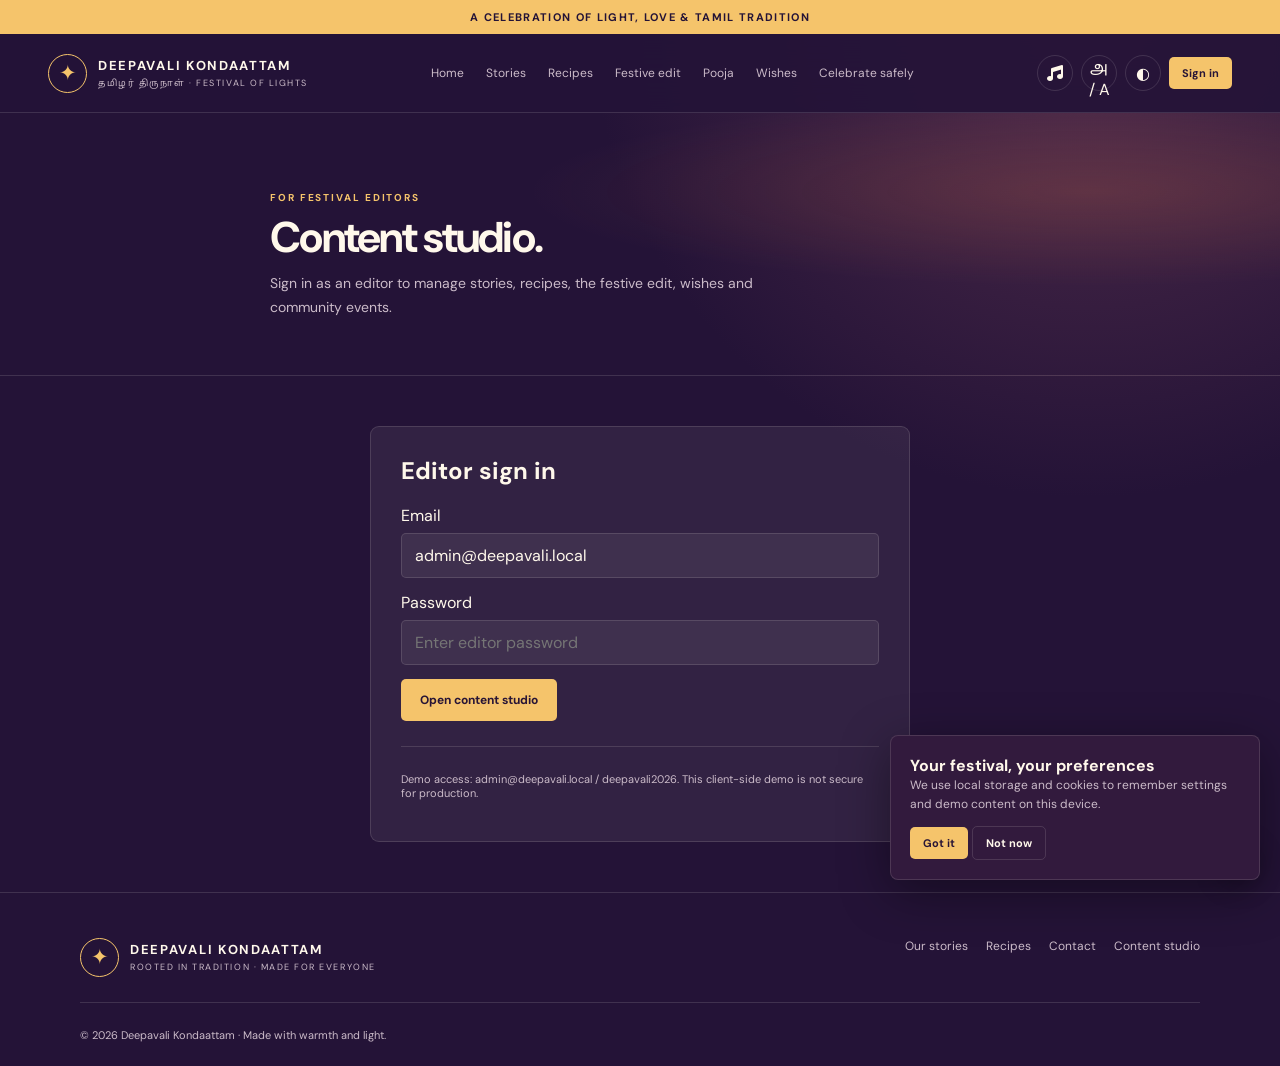
<file: admin.html>
<!doctype html>
<html lang="en">
<head><meta charset="utf-8"><meta name="viewport" content="width=device-width, initial-scale=1"><meta name="theme-color" content="#241337"><title>Content Studio | Deepavali Kondaattam</title><link rel="preconnect" href="https://fonts.googleapis.com"><link rel="preconnect" href="https://fonts.gstatic.com" crossorigin><link href="https://fonts.googleapis.com/css2?family=DM+Sans:wght@400;500;600;700&family=Noto+Sans+Tamil:wght@400;500;600;700&display=swap" rel="stylesheet"><link rel="stylesheet" href="styles.css"><script defer src="app.js"></script></head>
<body data-page="admin"><div id="app"><div class="loader">Opening studio <span>✦</span></div></div></body></html>
</file>
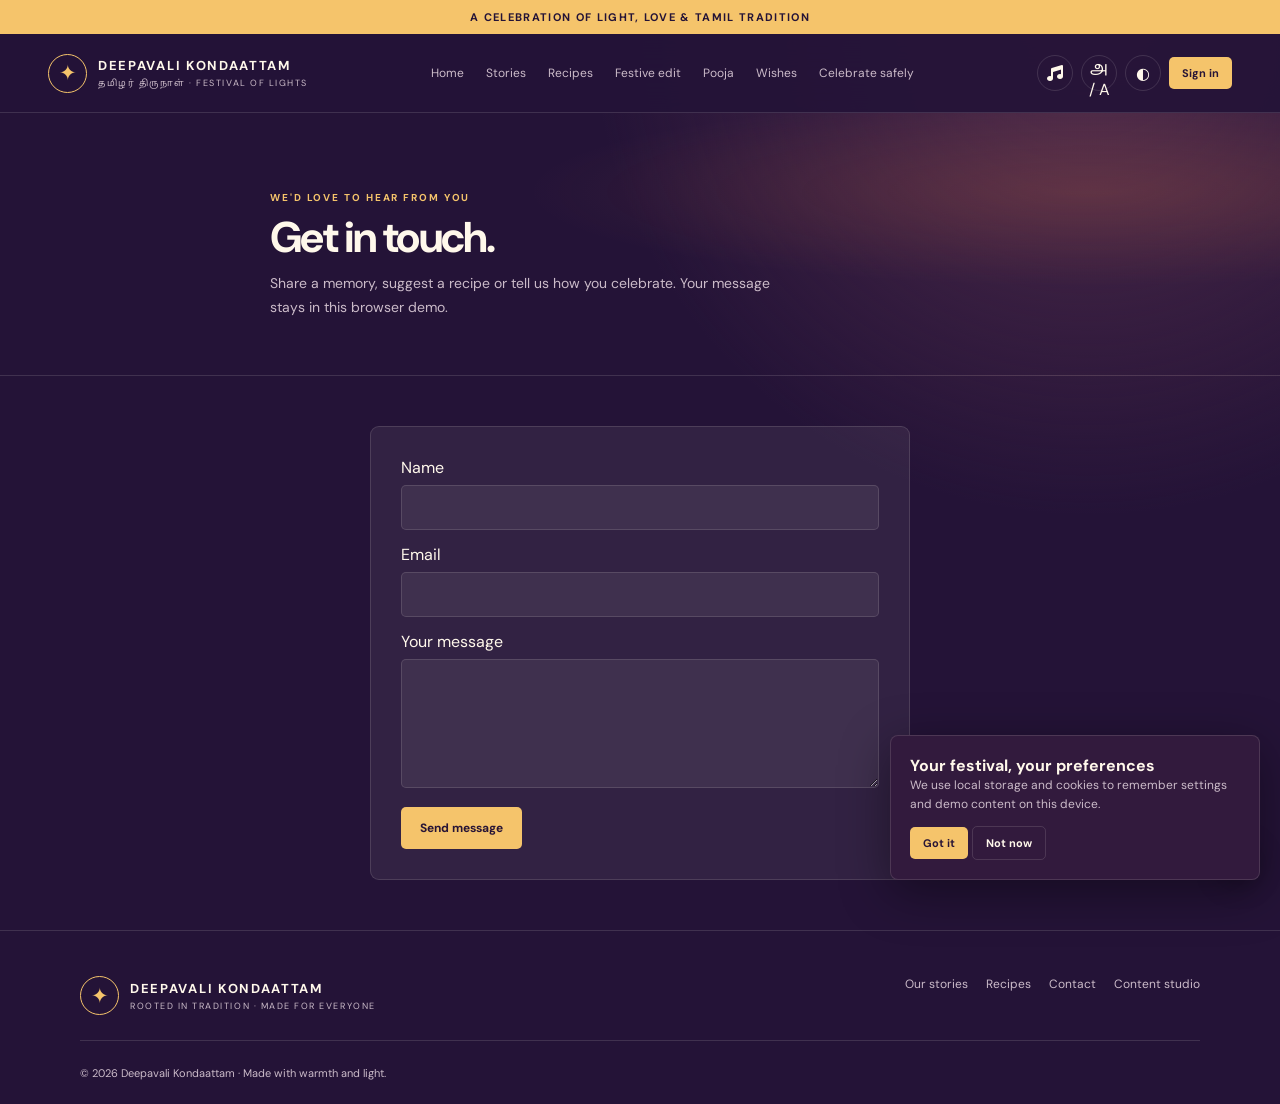
<file: contact.html>
<!doctype html>
<html lang="en">
<head><meta charset="utf-8"><meta name="viewport" content="width=device-width, initial-scale=1"><meta name="theme-color" content="#241337"><title>Get in touch | Deepavali Kondaattam</title><link rel="preconnect" href="https://fonts.googleapis.com"><link rel="preconnect" href="https://fonts.gstatic.com" crossorigin><link href="https://fonts.googleapis.com/css2?family=DM+Sans:wght@400;500;600;700&family=Noto+Sans+Tamil:wght@400;500;600;700&display=swap" rel="stylesheet"><link rel="stylesheet" href="styles.css"><script defer src="app.js"></script></head>
<body data-page="contact"><div id="app"><div class="loader">Opening contact <span>✦</span></div></div></body></html>
</file>
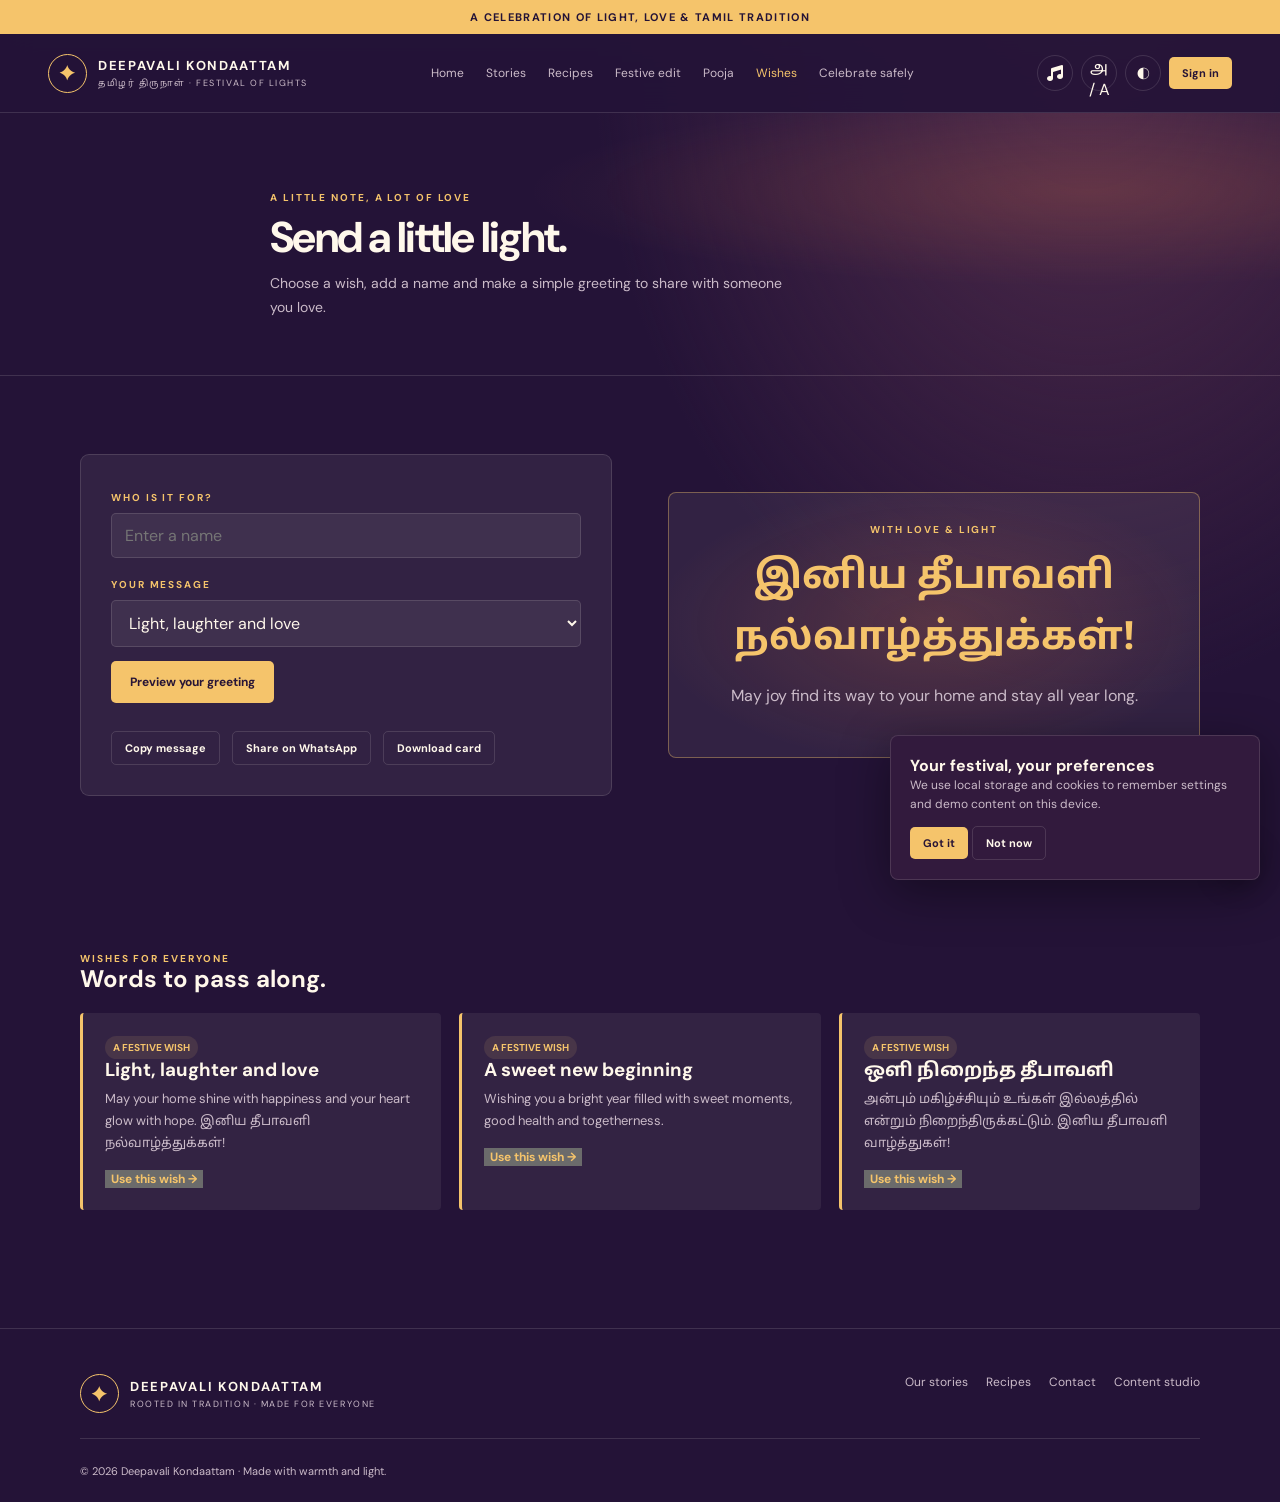
<file: greetings.html>
<!doctype html>
<html lang="ta">
<head><meta charset="utf-8"><meta name="viewport" content="width=device-width, initial-scale=1"><meta name="theme-color" content="#241337"><title>Send a Wish | Deepavali Kondaattam</title><link rel="preconnect" href="https://fonts.googleapis.com"><link rel="preconnect" href="https://fonts.gstatic.com" crossorigin><link href="https://fonts.googleapis.com/css2?family=DM+Sans:wght@400;500;600;700&family=Noto+Sans+Tamil:wght@400;500;600;700&display=swap" rel="stylesheet"><link rel="stylesheet" href="styles.css"><script defer src="app.js"></script></head>
<body data-page="greetings"><div id="app"><div class="loader">ஒளி பிறக்கிறது <span>✦</span></div></div></body></html>
</file>
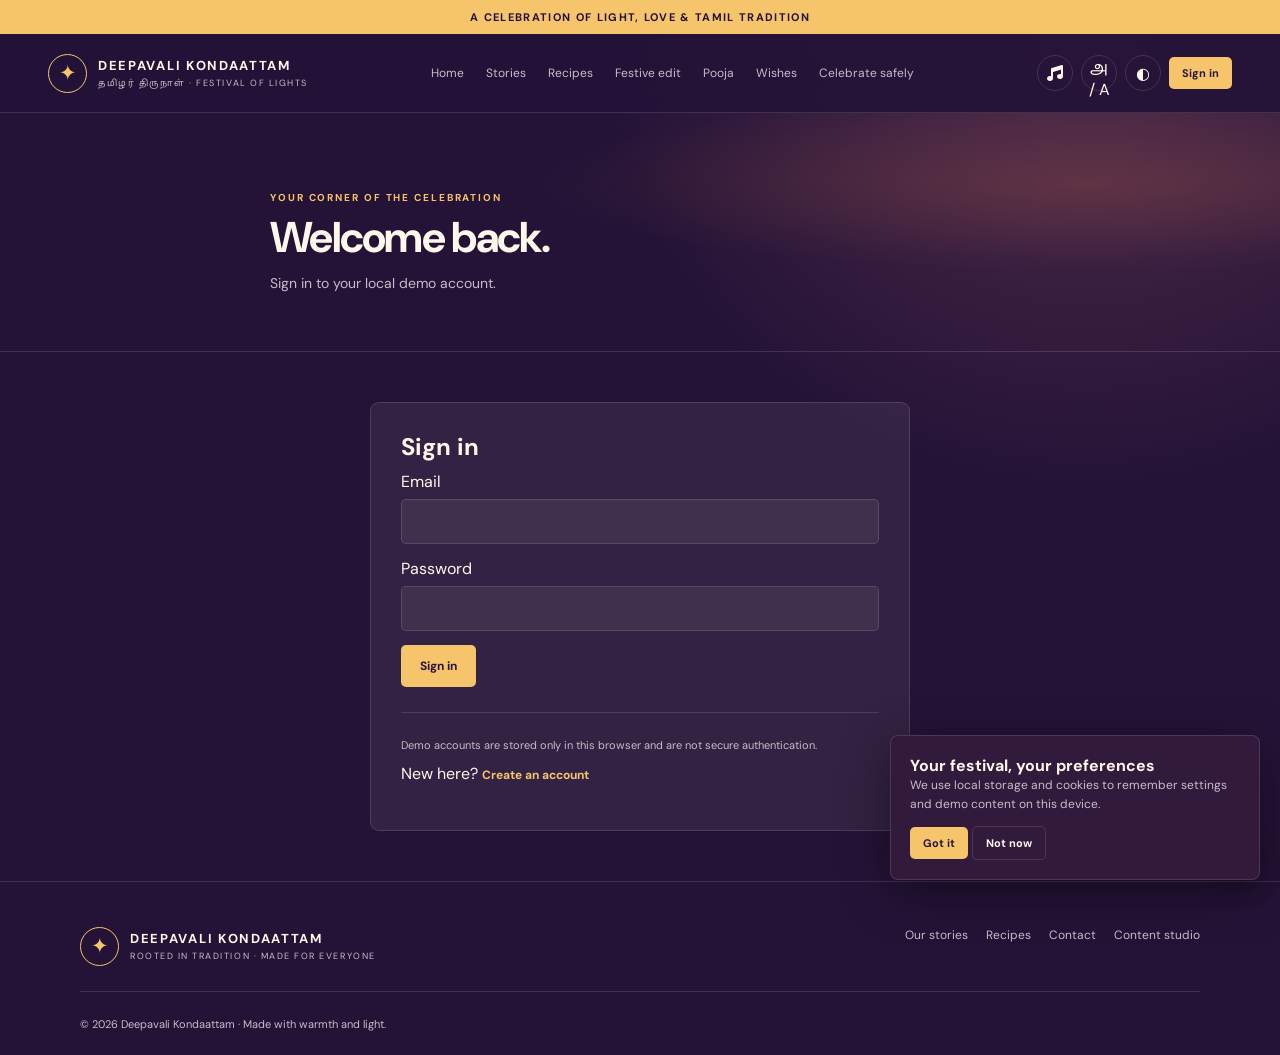
<file: login.html>
<!doctype html>
<html lang="en">
<head><meta charset="utf-8"><meta name="viewport" content="width=device-width, initial-scale=1"><meta name="theme-color" content="#241337"><title>Sign in | Deepavali Kondaattam</title><link rel="preconnect" href="https://fonts.googleapis.com"><link rel="preconnect" href="https://fonts.gstatic.com" crossorigin><link href="https://fonts.googleapis.com/css2?family=DM+Sans:wght@400;500;600;700&family=Noto+Sans+Tamil:wght@400;500;600;700&display=swap" rel="stylesheet"><link rel="stylesheet" href="styles.css"><script defer src="app.js"></script></head>
<body data-page="login"><div id="app"><div class="loader">Opening your account <span>✦</span></div></div></body></html>
</file>
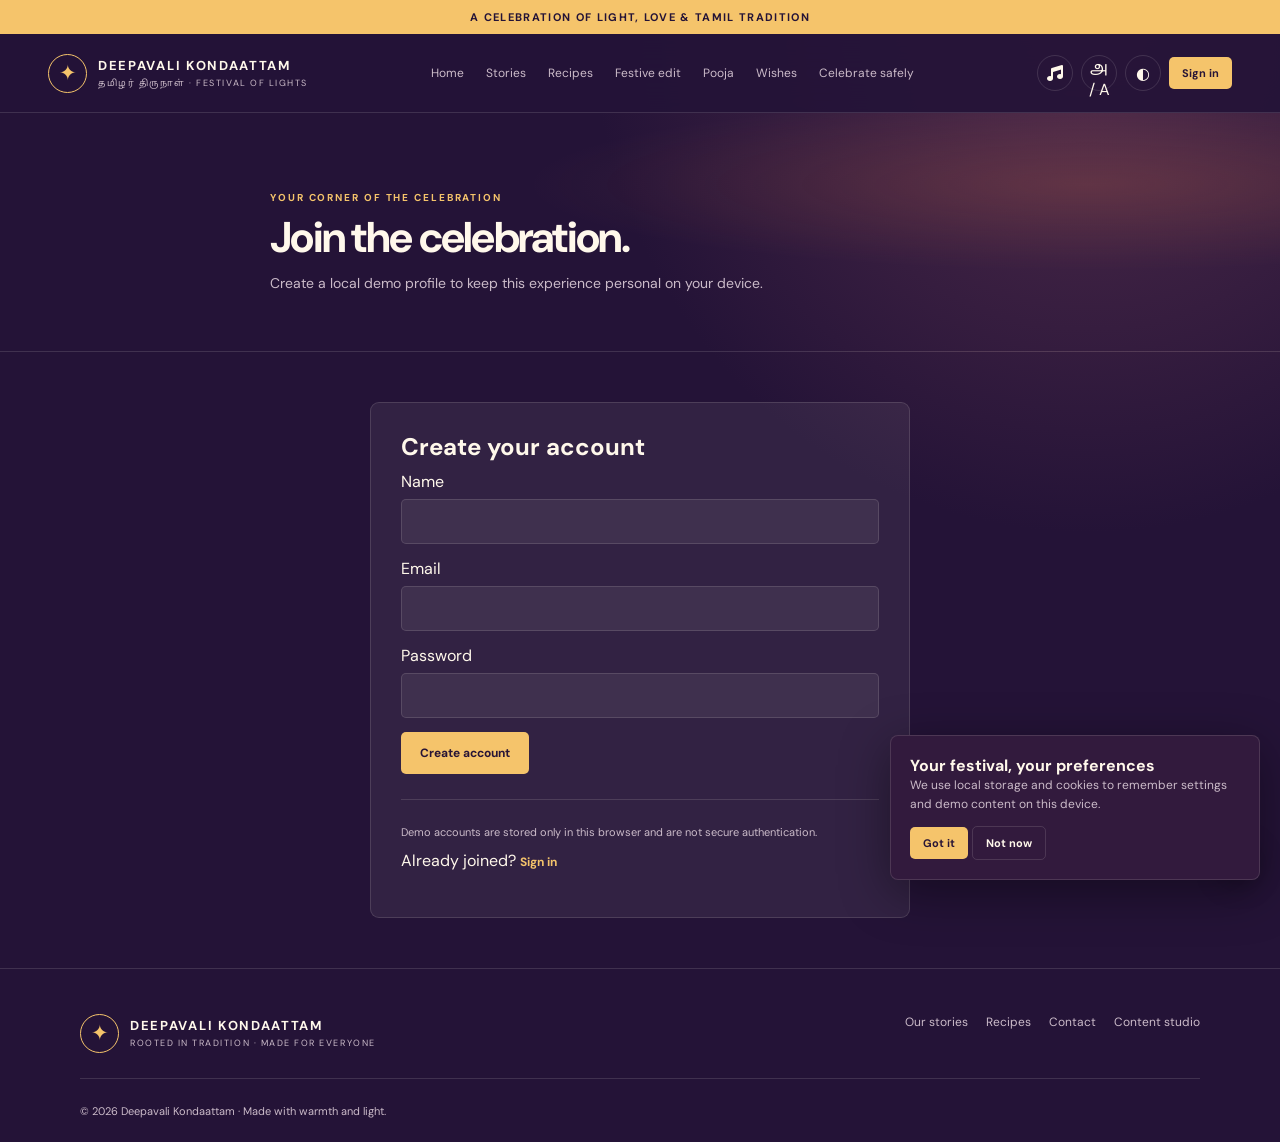
<file: register.html>
<!doctype html>
<html lang="en">
<head><meta charset="utf-8"><meta name="viewport" content="width=device-width, initial-scale=1"><meta name="theme-color" content="#241337"><title>Create account | Deepavali Kondaattam</title><link rel="preconnect" href="https://fonts.googleapis.com"><link rel="preconnect" href="https://fonts.gstatic.com" crossorigin><link href="https://fonts.googleapis.com/css2?family=DM+Sans:wght@400;500;600;700&family=Noto+Sans+Tamil:wght@400;500;600;700&display=swap" rel="stylesheet"><link rel="stylesheet" href="styles.css"><script defer src="app.js"></script></head>
<body data-page="register"><div id="app"><div class="loader">Opening your account <span>✦</span></div></div></body></html>
</file>
<file: styles.css>
:root {
  color-scheme: dark;
  --night: #241337;
  --night-2: #321a3d;
  --plum: #4a2850;
  --gold: #f5c46b;
  --orange: #e87946;
  --cream: #fff8eb;
  --muted: #cbbbc9;
  --line: rgba(255, 248, 235, .13);
  --surface: rgba(255, 248, 235, .065);
  font-family: "DM Sans", "Noto Sans Tamil", sans-serif;
  color: var(--cream);
  background: var(--night);
  font-synthesis: none;
  text-rendering: optimizeLegibility;
}
* { box-sizing: border-box; }
html { scroll-behavior: smooth; }
body { margin: 0; min-width: 320px; background: radial-gradient(ellipse at 85% 2%, #512c4b 0, transparent 31rem), var(--night); color: var(--cream); }
body.light { --night: #fff8eb; --night-2: #f6e8d1; --plum: #f1dfca; --cream: #311d35; --muted: #65566b; --line: rgba(49, 29, 53, .16); --surface: rgba(49, 29, 53, .055); color-scheme: light; background: #fff8eb; }
a { color: inherit; text-decoration: none; }
button, input, textarea, select { font: inherit; }
button, .button { border: 0; cursor: pointer; }
img { display: block; width: 100%; object-fit: cover; }
.loader { min-height: 100vh; display: grid; place-content: center; gap: 12px; text-align: center; color: var(--gold); }
.loader span { font-size: 30px; animation: pulse 1s infinite alternate; }
@keyframes pulse { to { opacity: .35; transform: scale(.8); } }
.topline { height: 34px; display: flex; justify-content: center; align-items: center; color: var(--night); background: var(--gold); font-size: 11px; letter-spacing: .12em; font-weight: 700; text-transform: uppercase; }
.nav-wrap { position: sticky; z-index: 20; top: 0; border-bottom: 1px solid var(--line); background: color-mix(in srgb, var(--night) 91%, transparent); backdrop-filter: blur(18px); }
.navbar { max-width: 1240px; min-height: 78px; padding: 0 28px; margin: auto; display: flex; align-items: center; justify-content: space-between; gap: 28px; }
.brand { display: flex; align-items: center; gap: 11px; white-space: nowrap; }
.brand-mark { width: 39px; height: 39px; display: grid; place-items: center; border: 1px solid var(--gold); border-radius: 50%; color: var(--gold); font-size: 21px; }
.brand strong { display: block; font-size: 13px; letter-spacing: .13em; }
.brand small { display: block; margin-top: 3px; color: var(--muted); font-size: 9px; letter-spacing: .17em; }
.navlinks { display: flex; align-items: center; gap: 22px; color: var(--muted); font-size: 12px; }
.navlinks a:hover, .navlinks a.active { color: var(--gold); }
.nav-actions { display: flex; align-items: center; gap: 8px; }
.icon-button, .menu-button { width: 36px; height: 36px; border: 1px solid var(--line); border-radius: 50%; background: transparent; color: var(--cream); }
.menu-button { display: none; }
.button { display: inline-flex; align-items: center; justify-content: center; gap: 9px; padding: 13px 19px; background: var(--gold); color: #281536; border-radius: 5px; font-size: 12px; font-weight: 700; transition: transform .2s, background .2s; }
.button:hover { transform: translateY(-2px); background: #ffda90; }
.button.secondary { border: 1px solid var(--line); background: transparent; color: var(--cream); }
.button.danger { background: #a63c43; color: white; }
.button.small { padding: 9px 13px; font-size: 11px; }
.container { width: min(1120px, calc(100% - 48px)); margin-inline: auto; }
.eyebrow { color: var(--gold); font-size: 10px; font-weight: 700; letter-spacing: .19em; text-transform: uppercase; }
h1, h2, h3, p { margin-top: 0; }
h1, h2, h3 { line-height: 1.15; }
.hero { position: relative; overflow: hidden; min-height: 580px; display: flex; align-items: center; background: linear-gradient(90deg, rgba(28, 12, 39, .96) 0%, rgba(35, 17, 47, .83) 45%, rgba(35, 17, 47, .13) 100%), url("https://images.unsplash.com/photo-1508672019048-805c876b67e2?auto=format&fit=crop&w=1900&q=85") center 48% / cover; }
.hero:after { content: ""; position: absolute; inset: auto 0 0; height: 100px; background: linear-gradient(transparent, var(--night)); pointer-events: none; }
.hero-content { position: relative; z-index: 2; max-width: 680px; padding-block: 70px; }
.hero h1 { margin: 22px 0 17px; max-width: 650px; font-family: "Noto Sans Tamil", sans-serif; font-size: clamp(36px, 6vw, 66px); line-height: 1.35; color: #fff5e3; text-shadow: 0 4px 30px #170e1d; }
.hero p { max-width: 470px; color: #e1d3dc; line-height: 1.8; }
.hero-actions { display: flex; gap: 12px; flex-wrap: wrap; margin-top: 28px; }
.hero-countdown { margin-top: 34px; color: #f8e9d4; font-size: 11px; letter-spacing: .08em; }
.countdown { display: flex; gap: 10px; margin-top: 10px; }
.time-box { min-width: 58px; padding: 9px 11px; border: 1px solid rgba(245,196,107,.35); background: rgba(34,17,45,.55); text-align: center; border-radius: 4px; }
.time-box b { display: block; color: var(--gold); font-size: 20px; }
.time-box span { font-size: 9px; color: var(--muted); text-transform: uppercase; }
#fireworks { position: absolute; inset: 0; z-index: 1; pointer-events: none; }
.section { padding: 78px 0; }
.section-head { display: flex; justify-content: space-between; align-items: end; gap: 20px; margin-bottom: 30px; }
.section-head h2, .page-heading h1 { margin: 9px 0 0; font-size: clamp(30px, 4vw, 43px); letter-spacing: -.04em; }
.section-head p, .page-heading p { max-width: 530px; margin: 10px 0 0; color: var(--muted); line-height: 1.7; font-size: 14px; }
.grid { display: grid; gap: 18px; }
.grid.two { grid-template-columns: repeat(2, 1fr); }
.grid.three { grid-template-columns: repeat(3, 1fr); }
.grid.four { grid-template-columns: repeat(4, 1fr); }
.card { overflow: hidden; border: 1px solid var(--line); border-radius: 8px; background: var(--surface); transition: transform .22s, border-color .22s; }
.card:hover { transform: translateY(-4px); border-color: rgba(245,196,107,.5); }
.card-image { height: 195px; background: var(--plum); }
.card-body { padding: 18px; }
.card-body h3 { margin: 9px 0; font-size: 18px; }
.card-body p { margin-bottom: 12px; color: var(--muted); font-size: 13px; line-height: 1.65; }
.tag { display: inline-block; padding: 5px 8px; border-radius: 99px; background: rgba(245,196,107,.11); color: var(--gold); font-size: 10px; font-weight: 700; }
.text-link { color: var(--gold); font-size: 12px; font-weight: 700; }
.split { display: grid; grid-template-columns: 1fr 1fr; align-items: center; gap: 56px; }
.split img { min-height: 350px; max-height: 470px; border-radius: 8px; }
.split h2 { font-size: 39px; margin: 12px 0; }
.split p { color: var(--muted); line-height: 1.85; }
.feature-band { padding: 31px; border: 1px solid var(--line); border-radius: 8px; background: linear-gradient(120deg, rgba(232,121,70,.15), rgba(245,196,107,.08)); }
.page-hero { padding: 78px 0 55px; border-bottom: 1px solid var(--line); background: radial-gradient(ellipse at 85% 30%, rgba(232,121,70,.18), transparent 35rem); }
.page-heading { max-width: 740px; }
.toolbar { display: flex; gap: 10px; flex-wrap: wrap; margin: 25px 0; }
.field, .select, textarea { width: 100%; min-height: 45px; padding: 11px 13px; border: 1px solid var(--line); border-radius: 5px; background: var(--surface); color: var(--cream); outline: none; }
.field:focus, .select:focus, textarea:focus { border-color: var(--gold); }
.toolbar .field { max-width: 320px; }
.toolbar .select { width: auto; min-width: 145px; }
.recipe-meta { display: flex; justify-content: space-between; gap: 12px; color: var(--muted); font-size: 11px; }
.recipe-detail { display: none; padding-top: 15px; margin-top: 15px; border-top: 1px solid var(--line); color: var(--muted); font-size: 12px; line-height: 1.7; }
.recipe-card.open .recipe-detail { display: block; }
.quantity { display: flex; align-items: center; gap: 8px; margin-top: 12px; color: var(--cream); font-size: 11px; }
.quantity input { width: 62px; min-height: 32px; }
.alert-card { padding: 22px; border-left: 3px solid var(--gold); border-radius: 4px; background: var(--surface); }
.alert-card h3 { margin-bottom: 8px; }
.alert-card p, .alert-card li { color: var(--muted); font-size: 13px; line-height: 1.7; }
.steps { counter-reset: step; list-style: none; padding: 0; }
.steps li { position: relative; padding: 0 0 24px 48px; color: var(--muted); line-height: 1.7; }
.steps li:before { counter-increment: step; content: counter(step, decimal-leading-zero); position: absolute; left: 0; top: -3px; color: var(--gold); font-weight: 700; }
.wish-card { min-height: 240px; padding: 30px; display: flex; flex-direction: column; justify-content: center; border: 1px solid rgba(245,196,107,.38); border-radius: 8px; text-align: center; background: radial-gradient(ellipse at center, rgba(232,121,70,.19), transparent 75%), var(--surface); }
.wish-card h2 { font-family: "Noto Sans Tamil", sans-serif; line-height: 1.55; color: var(--gold); }
.wish-card p { color: var(--muted); }
.form-card { width: min(540px, 100%); margin: 50px auto; padding: 30px; border: 1px solid var(--line); border-radius: 9px; background: var(--surface); }
.form-card h1 { margin-bottom: 10px; }
.form-card .field, .form-card textarea { margin: 7px 0 14px; }
.admin-layout { display: grid; grid-template-columns: 220px 1fr; gap: 24px; padding-top: 38px; padding-bottom: 70px; }
.admin-tabs { display: grid; align-content: start; gap: 8px; }
.admin-tabs button { padding: 13px; border: 1px solid var(--line); border-radius: 5px; background: var(--surface); color: var(--muted); text-align: left; }
.admin-tabs button.active { color: var(--gold); border-color: var(--gold); }
.admin-panel { min-width: 0; }
.stats { display: grid; grid-template-columns: repeat(4, 1fr); gap: 12px; margin: 18px 0 25px; }
.stat { padding: 16px; border: 1px solid var(--line); border-radius: 6px; background: var(--surface); }
.stat b { display: block; color: var(--gold); font-size: 24px; }
.stat span { color: var(--muted); font-size: 11px; }
.admin-form { display: grid; grid-template-columns: 1fr 1fr; gap: 10px; padding: 18px; margin: 16px 0; border: 1px solid var(--line); border-radius: 6px; }
.admin-form h3, .admin-form .wide { grid-column: 1 / -1; }
.admin-list { display: grid; gap: 8px; }
.admin-row { display: flex; justify-content: space-between; align-items: center; gap: 12px; padding: 13px; border: 1px solid var(--line); border-radius: 5px; }
.admin-row p { margin: 3px 0 0; color: var(--muted); font-size: 11px; }
.admin-row-actions { display: flex; gap: 6px; }
.footer { padding: 45px 0 24px; margin-top: 40px; border-top: 1px solid var(--line); }
.footer-main { display: flex; justify-content: space-between; align-items: start; gap: 30px; }
.footer-links { display: flex; flex-wrap: wrap; gap: 18px; color: var(--muted); font-size: 12px; }
.copyright { padding-top: 25px; margin-top: 25px; border-top: 1px solid var(--line); color: var(--muted); font-size: 11px; }
.backtop { position: fixed; right: 20px; bottom: 20px; z-index: 15; width: 42px; height: 42px; border-radius: 50%; background: var(--gold); color: var(--night); box-shadow: 0 6px 25px #0004; }
.cookie-banner { position: fixed; z-index: 40; right: 20px; bottom: 20px; width: min(370px, calc(100% - 40px)); padding: 19px; border: 1px solid var(--line); border-radius: 8px; background: var(--night-2); box-shadow: 0 12px 50px #0006; }
.cookie-banner p { color: var(--muted); font-size: 12px; line-height: 1.6; }
.toast { position: fixed; z-index: 50; left: 50%; bottom: 26px; padding: 12px 18px; border-radius: 5px; background: var(--gold); color: #281536; font-size: 13px; transform: translate(-50%, 20px); opacity: 0; transition: .2s; pointer-events: none; }
.toast.show { transform: translate(-50%, 0); opacity: 1; }
.sr-only { position: absolute; width: 1px; height: 1px; overflow: hidden; clip: rect(0, 0, 0, 0); white-space: nowrap; }
@media (max-width: 980px) {
  .menu-button { display: block; }
  .navlinks { display: none; position: absolute; left: 0; right: 0; top: 78px; padding: 16px; border-bottom: 1px solid var(--line); background: var(--night); }
  .navlinks.open { display: flex; flex-wrap: wrap; justify-content: center; gap: 18px; }
  .navlinks a:nth-child(n+5) { display: block; }
  .grid.four { grid-template-columns: repeat(2, 1fr); }
}
@media (max-width: 700px) {
  .navbar { min-height: 68px; padding-inline: 18px; }
  .menu-button { display: block; }
  .navlinks { display: none; position: absolute; left: 0; right: 0; top: 68px; padding: 12px 20px 20px; border-bottom: 1px solid var(--line); background: var(--night); }
  .navlinks.open { display: grid; grid-template-columns: 1fr 1fr; }
  .navlinks a:nth-child(n+5) { display: block; }
  .nav-actions .login-link { display: none; }
  .brand strong { font-size: 11px; }
  .container { width: min(100% - 36px, 1120px); }
  .hero { min-height: 620px; background-position: 63% center; }
  .hero-content { padding-block: 60px; }
  .section { padding: 56px 0; }
  .section-head { display: block; }
  .grid.three { grid-template-columns: 1fr; }
  .grid.two { grid-template-columns: 1fr; }
  .grid.four { grid-template-columns: 1fr 1fr; gap: 11px; }
  .card-image { height: 155px; }
  .card-body { padding: 14px; }
  .split { grid-template-columns: 1fr; gap: 28px; }
  .split img { min-height: 240px; }
  .admin-layout { grid-template-columns: 1fr; }
  .admin-tabs { display: flex; overflow: auto; }
  .admin-tabs button { white-space: nowrap; }
  .stats { grid-template-columns: 1fr 1fr; }
  .admin-form { grid-template-columns: 1fr; }
  .admin-form h3, .admin-form .wide { grid-column: auto; }
  .footer-main { display: block; }
  .footer-links { margin-top: 20px; }
}
@media (prefers-reduced-motion: reduce) { *, *:before, *:after { scroll-behavior: auto !important; animation-duration: .01ms !important; transition-duration: .01ms !important; } }
</file>
